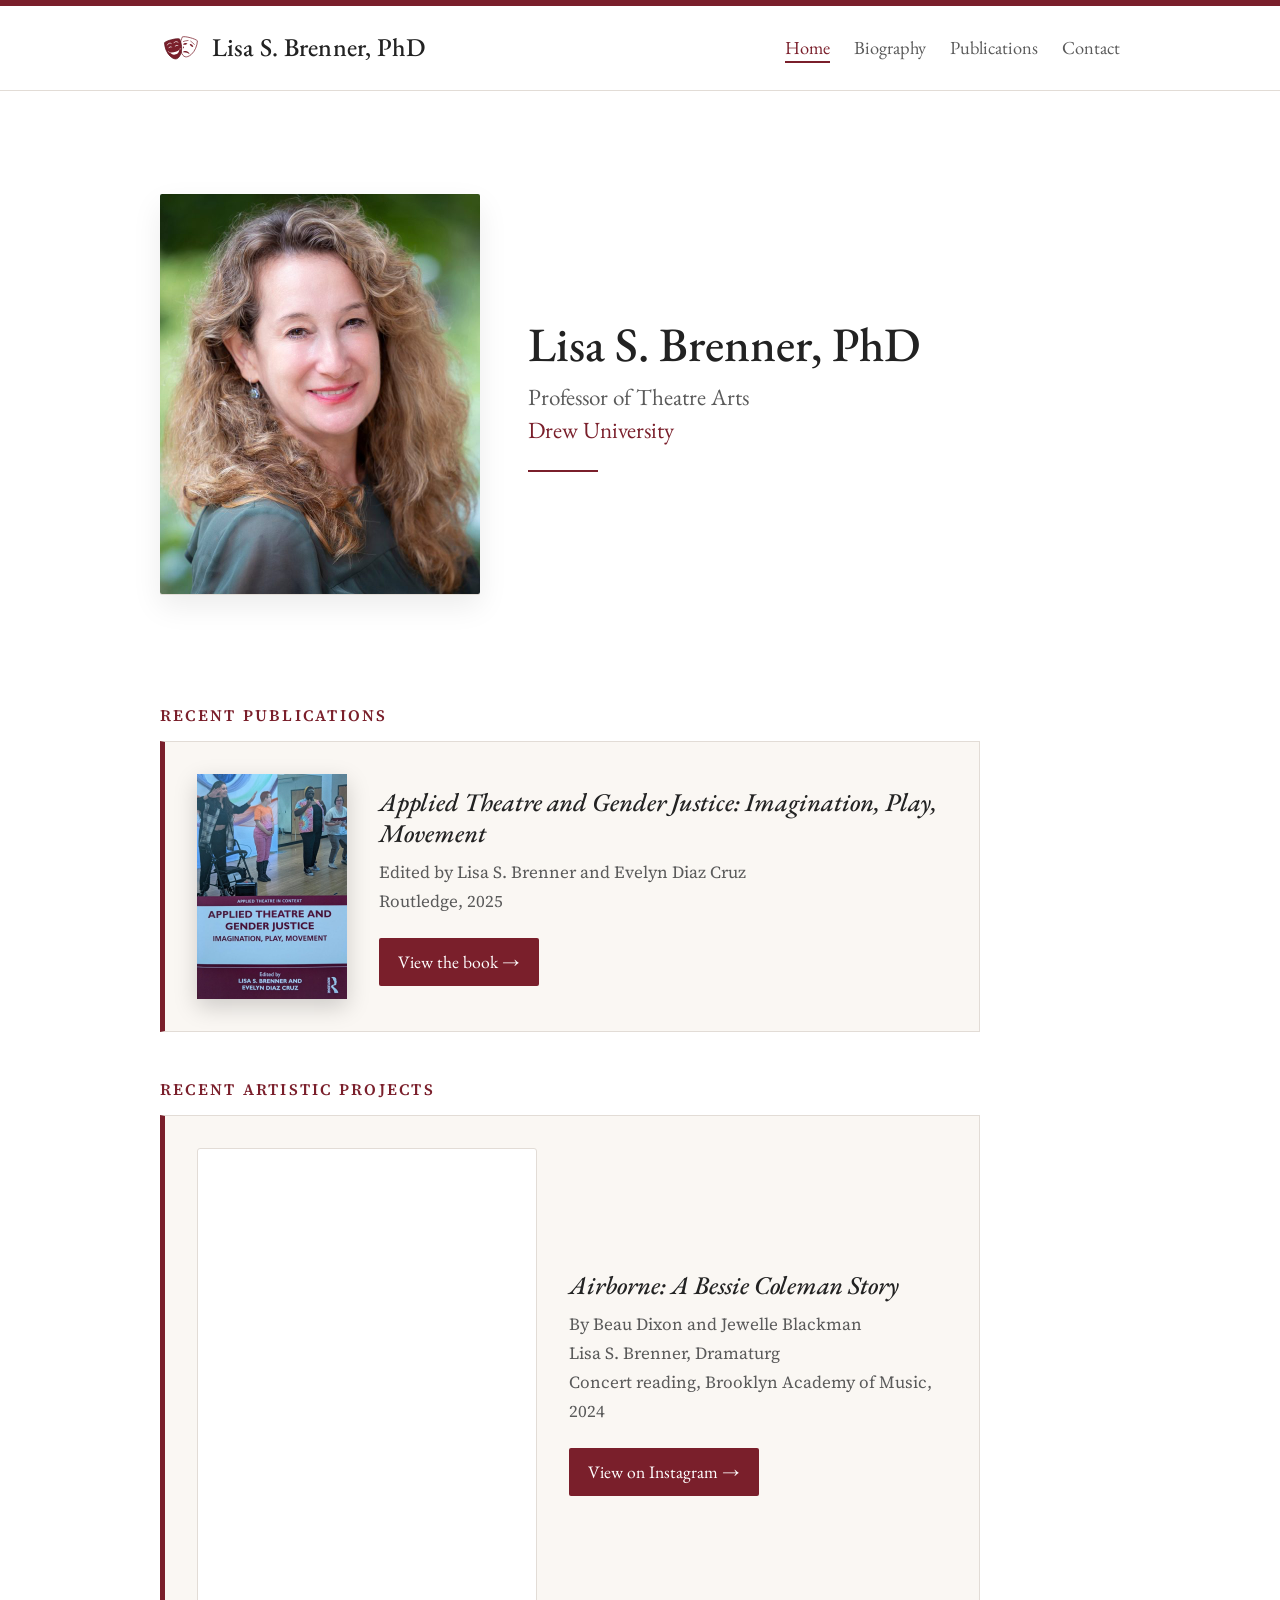
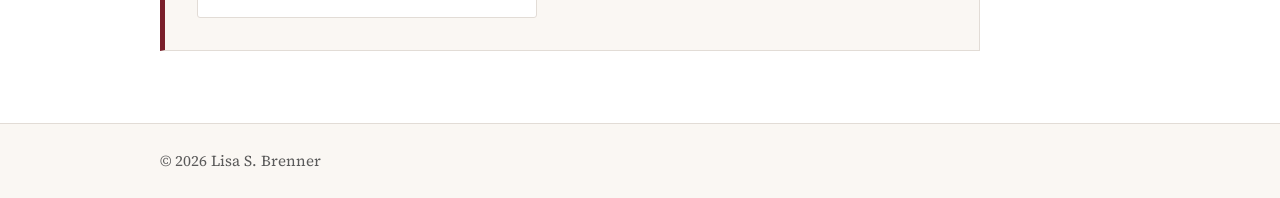
<file: index.html>
<!DOCTYPE html>
<html lang="en">
<head>
  <meta charset="utf-8">
  <meta name="viewport" content="width=device-width, initial-scale=1">
  <title>Lisa S. Brenner, PhD</title>
  <meta name="description" content="Lisa S. Brenner, PhD, Professor of Theatre Arts, Drew University.">
  <link rel="preconnect" href="https://fonts.googleapis.com">
  <link rel="preconnect" href="https://fonts.gstatic.com" crossorigin>
  <link href="https://fonts.googleapis.com/css2?family=EB+Garamond:wght@400;500&family=Source+Serif+4:ital,wght@0,400;0,600;1,400&display=swap" rel="stylesheet">
  <link rel="stylesheet" href="style.css">
</head>
<body>

  <header class="site-header">
    <div class="header-inner">
      <a class="site-name" href="index.html"><img class="site-logo" src="images/masks.svg" alt="" width="42" height="30">Lisa S. Brenner, PhD</a>
      <nav class="site-nav" aria-label="Main">
        <ul>
          <li><a href="index.html" aria-current="page">Home</a></li>
          <li><a href="biography.html">Biography</a></li>
          <li><a href="publications.html">Publications</a></li>
          <li><a href="contact.html">Contact</a></li>
        </ul>
      </nav>
    </div>
  </header>

  <main>
    <section class="home">
      <div class="home-photo">
        <img src="images/headshot.jpg" alt="Portrait of Lisa S. Brenner" width="640" height="800">
      </div>
      <div class="home-text">
        <h1>Lisa S. Brenner, PhD</h1>
        <p class="home-title">
          Professor of Theatre Arts
          <span class="affiliation">Drew University</span>
        </p>
        <hr class="rule">
      </div>
    </section>

    <!-- RECENT PUBLICATION: to feature a different book, change the image, title, details, and link below. -->
    <section class="featured" aria-labelledby="featured-heading">
      <h2 id="featured-heading" class="featured-label">Recent Publications</h2>
      <div class="featured-card">
        <a class="featured-cover" href="https://routledge.com/Applied-Theatre-and-Gender-Justice-Imagination-Play-Movement/Brenner-DiazCruz/p/book/9781032377636">
          <img src="images/gender-justice-cover.jpg" alt="Cover of Applied Theatre and Gender Justice: Imagination, Play, Movement" width="600" height="900">
        </a>
        <div class="featured-text">
          <h3><em>Applied Theatre and Gender Justice: Imagination, Play, Movement</em></h3>
          <p class="featured-meta">Edited by Lisa S. Brenner and Evelyn Diaz Cruz<br>Routledge, 2025</p>
          <a class="featured-button" href="https://routledge.com/Applied-Theatre-and-Gender-Justice-Imagination-Play-Movement/Brenner-DiazCruz/p/book/9781032377636">View the book &rarr;</a>
        </div>
      </div>
    </section>

    <!-- RECENT ARTISTIC PROJECT: to feature a different project, change the Instagram post address (in both places), title, and details below. -->
    <section class="featured" aria-labelledby="artistic-heading">
      <h2 id="artistic-heading" class="featured-label">Recent Artistic Projects</h2>
      <div class="featured-card">
        <div class="featured-embed">
          <iframe src="https://www.instagram.com/p/C7O7SxTO4kB/embed/" title="Instagram post: Airborne at Brooklyn Academy of Music" loading="lazy" allowtransparency="true"></iframe>
        </div>
        <div class="featured-text">
          <h3><em>Airborne: A Bessie Coleman Story</em></h3>
          <p class="featured-meta">By Beau Dixon and Jewelle Blackman<br>Lisa S. Brenner, Dramaturg<br>Concert reading, Brooklyn Academy of Music, 2024</p>
          <a class="featured-button" href="https://www.instagram.com/p/C7O7SxTO4kB/">View on Instagram &rarr;</a>
        </div>
      </div>
    </section>
  </main>

  <footer class="site-footer">
    <p>&copy; 2026 Lisa S. Brenner</p>
  </footer>

</body>
</html>
</file>
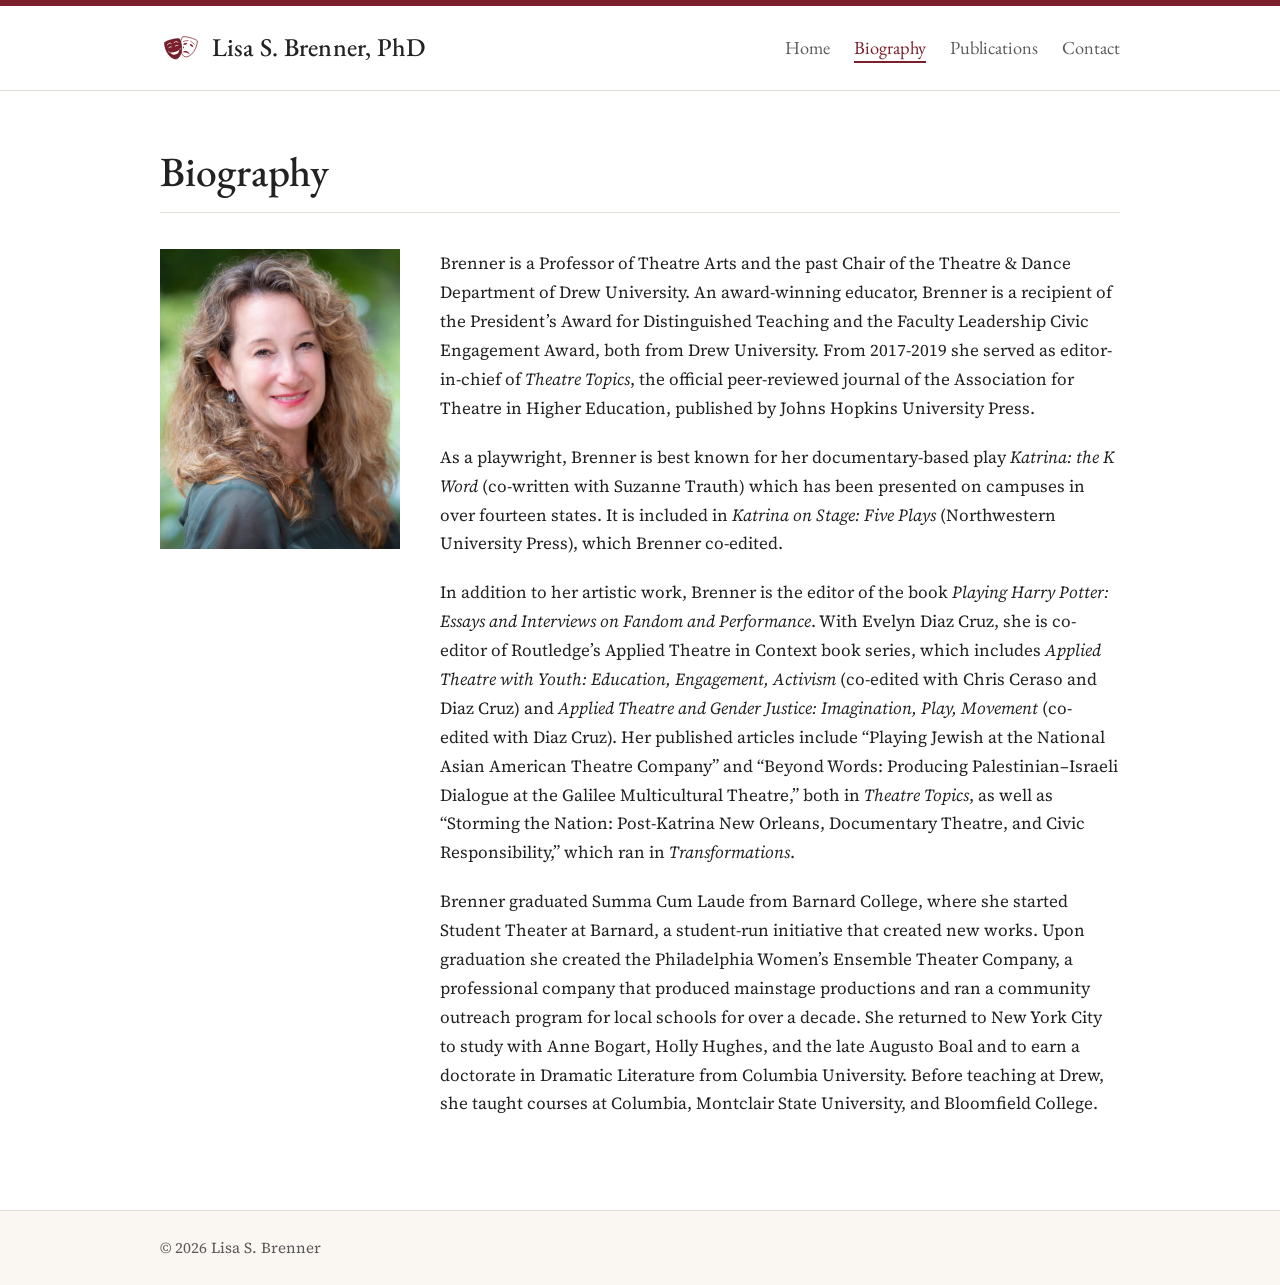
<file: biography.html>
<!DOCTYPE html>
<html lang="en">
<head>
  <meta charset="utf-8">
  <meta name="viewport" content="width=device-width, initial-scale=1">
  <title>Biography | Lisa S. Brenner, PhD</title>
  <meta name="description" content="Biography of Lisa S. Brenner, PhD, Professor of Theatre Arts, Drew University.">
  <link rel="preconnect" href="https://fonts.googleapis.com">
  <link rel="preconnect" href="https://fonts.gstatic.com" crossorigin>
  <link href="https://fonts.googleapis.com/css2?family=EB+Garamond:wght@400;500&family=Source+Serif+4:ital,wght@0,400;0,600;1,400&display=swap" rel="stylesheet">
  <link rel="stylesheet" href="style.css">
</head>
<body>

  <header class="site-header">
    <div class="header-inner">
      <a class="site-name" href="index.html"><img class="site-logo" src="images/masks.svg" alt="" width="42" height="30">Lisa S. Brenner, PhD</a>
      <nav class="site-nav" aria-label="Main">
        <ul>
          <li><a href="index.html">Home</a></li>
          <li><a href="biography.html" aria-current="page">Biography</a></li>
          <li><a href="publications.html">Publications</a></li>
          <li><a href="contact.html">Contact</a></li>
        </ul>
      </nav>
    </div>
  </header>

  <main>
    <h1 class="page-title">Biography</h1>

    <section class="bio">
      <div class="bio-photo">
        <img src="images/headshot.jpg" alt="Portrait of Lisa S. Brenner" width="640" height="800">
      </div>
      <div class="bio-text">
        <p>Brenner is a Professor of Theatre Arts and the past Chair of the Theatre &amp; Dance Department of Drew University. An award-winning educator, Brenner is a recipient of the President&rsquo;s Award for Distinguished Teaching and the Faculty Leadership Civic Engagement Award, both from Drew University. From 2017-2019 she served as editor-in-chief of <em>Theatre Topics</em>, the official peer-reviewed journal of the Association for Theatre in Higher Education, published by Johns Hopkins University Press.</p>

        <p>As a playwright, Brenner is best known for her documentary-based play <em>Katrina: the K Word</em> (co-written with Suzanne Trauth) which has been presented on campuses in over fourteen states. It is included in <em>Katrina on Stage: Five Plays</em> (Northwestern University Press), which Brenner co-edited.</p>

        <p>In addition to her artistic work, Brenner is the editor of the book <em>Playing Harry Potter: Essays and Interviews on Fandom and Performance</em>. With Evelyn Diaz Cruz, she is co-editor of Routledge&rsquo;s Applied Theatre in Context book series, which includes <em>Applied Theatre with Youth: Education, Engagement, Activism</em> (co-edited with Chris Ceraso and Diaz Cruz) and <em>Applied Theatre and Gender Justice: Imagination, Play, Movement</em> (co-edited with Diaz Cruz). Her published articles include &ldquo;Playing Jewish at the National Asian American Theatre Company&rdquo; and &ldquo;Beyond Words: Producing Palestinian&ndash;Israeli Dialogue at the Galilee Multicultural Theatre,&rdquo; both in <em>Theatre Topics</em>, as well as &ldquo;Storming the Nation: Post-Katrina New Orleans, Documentary Theatre, and Civic Responsibility,&rdquo; which ran in <em>Transformations</em>.</p>

        <p>Brenner graduated Summa Cum Laude from Barnard College, where she started Student Theater at Barnard, a student-run initiative that created new works. Upon graduation she created the Philadelphia Women&rsquo;s Ensemble Theater Company, a professional company that produced mainstage productions and ran a community outreach program for local schools for over a decade. She returned to New York City to study with Anne Bogart, Holly Hughes, and the late Augusto Boal and to earn a doctorate in Dramatic Literature from Columbia University. Before teaching at Drew, she taught courses at Columbia, Montclair State University, and Bloomfield College.</p>
      </div>
    </section>
  </main>

  <footer class="site-footer">
    <p>&copy; 2026 Lisa S. Brenner</p>
  </footer>

</body>
</html>
</file>
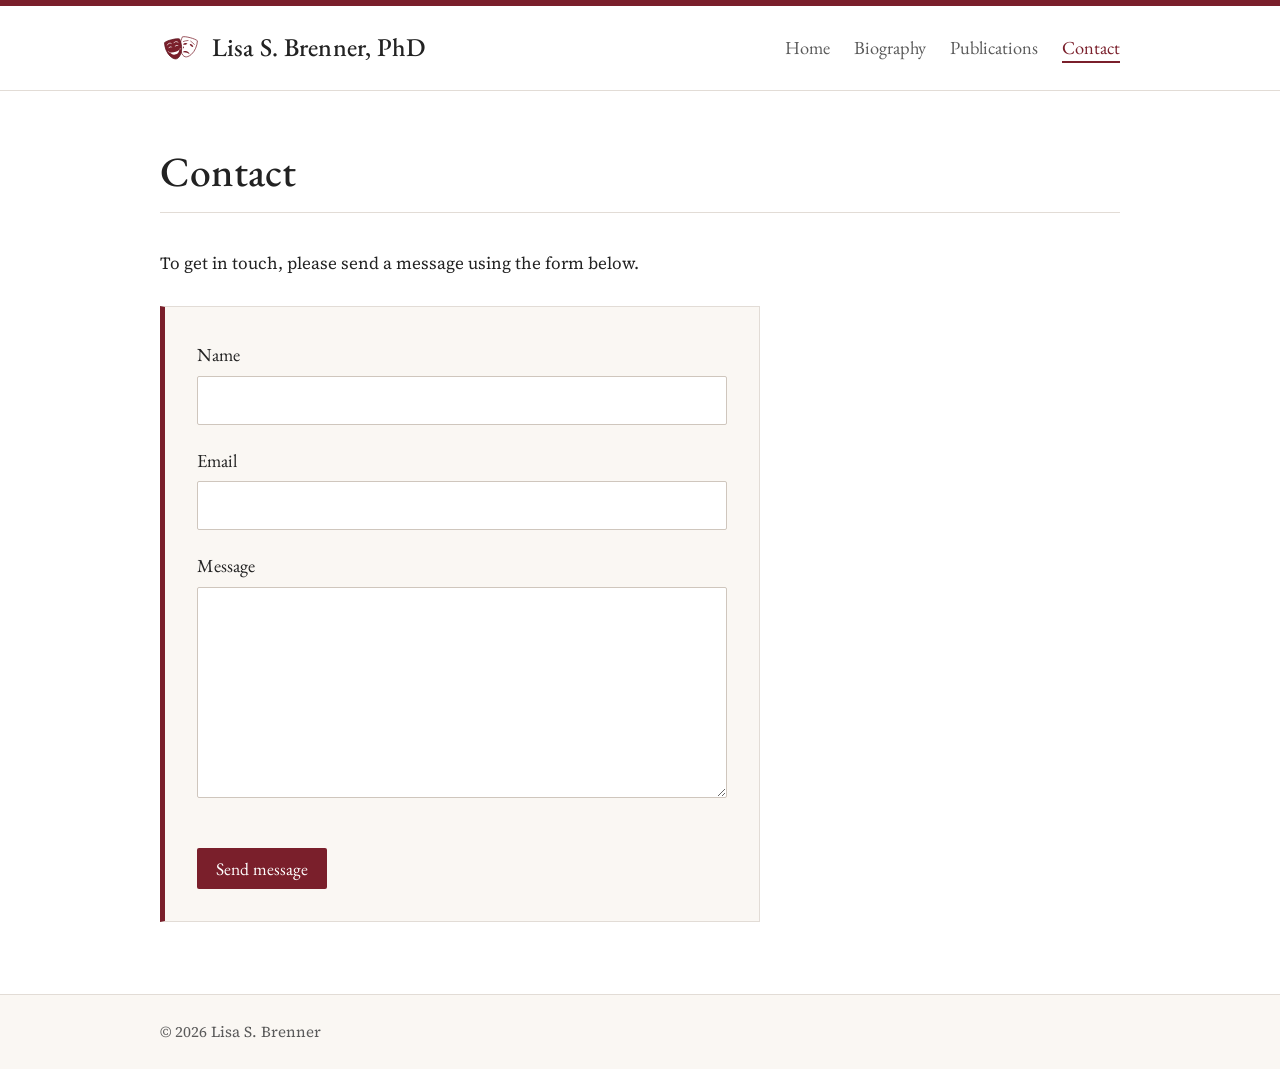
<file: contact.html>
<!DOCTYPE html>
<html lang="en">
<head>
  <meta charset="utf-8">
  <meta name="viewport" content="width=device-width, initial-scale=1">
  <title>Contact | Lisa S. Brenner, PhD</title>
  <meta name="description" content="Contact Lisa S. Brenner, PhD, Professor of Theatre Arts, Drew University.">
  <link rel="preconnect" href="https://fonts.googleapis.com">
  <link rel="preconnect" href="https://fonts.gstatic.com" crossorigin>
  <link href="https://fonts.googleapis.com/css2?family=EB+Garamond:wght@400;500&family=Source+Serif+4:ital,wght@0,400;0,600;1,400&display=swap" rel="stylesheet">
  <link rel="stylesheet" href="style.css">
</head>
<body>

  <header class="site-header">
    <div class="header-inner">
      <a class="site-name" href="index.html"><img class="site-logo" src="images/masks.svg" alt="" width="42" height="30">Lisa S. Brenner, PhD</a>
      <nav class="site-nav" aria-label="Main">
        <ul>
          <li><a href="index.html">Home</a></li>
          <li><a href="biography.html">Biography</a></li>
          <li><a href="publications.html">Publications</a></li>
          <li><a href="contact.html" aria-current="page">Contact</a></li>
        </ul>
      </nav>
    </div>
  </header>

  <main>
    <h1 class="page-title">Contact</h1>

    <p class="contact-intro">To get in touch, please send a message using the form below.</p>

    <!-- Messages are delivered by Web3Forms (web3forms.com).
         Replace YOUR_ACCESS_KEY_HERE with the access key from Web3Forms. -->
    <form class="contact-form" action="https://api.web3forms.com/submit" method="POST">
      <input type="hidden" name="access_key" value="YOUR_ACCESS_KEY_HERE">
      <input type="hidden" name="subject" value="New message from the Lisa S. Brenner website">
      <input type="hidden" name="from_name" value="Lisa S. Brenner website">

      <!-- Hidden trap for spam robots. Leave this alone. -->
      <input type="checkbox" name="botcheck" class="botcheck" tabindex="-1" autocomplete="off">

      <div class="form-row">
        <label for="name">Name</label>
        <input type="text" id="name" name="name" autocomplete="name" required>
      </div>

      <div class="form-row">
        <label for="email">Email</label>
        <input type="email" id="email" name="email" autocomplete="email" required>
      </div>

      <div class="form-row">
        <label for="message">Message</label>
        <textarea id="message" name="message" rows="7" required></textarea>
      </div>

      <!-- "I'm not a robot" check (hCaptcha, provided by Web3Forms) -->
      <div class="h-captcha" data-captcha="true"></div>

      <button type="submit" class="featured-button form-submit">Send message</button>
    </form>
  </main>

  <footer class="site-footer">
    <p>&copy; 2026 Lisa S. Brenner</p>
  </footer>

  <script src="https://web3forms.com/client/script.js" async defer></script>
</body>
</html>
</file>
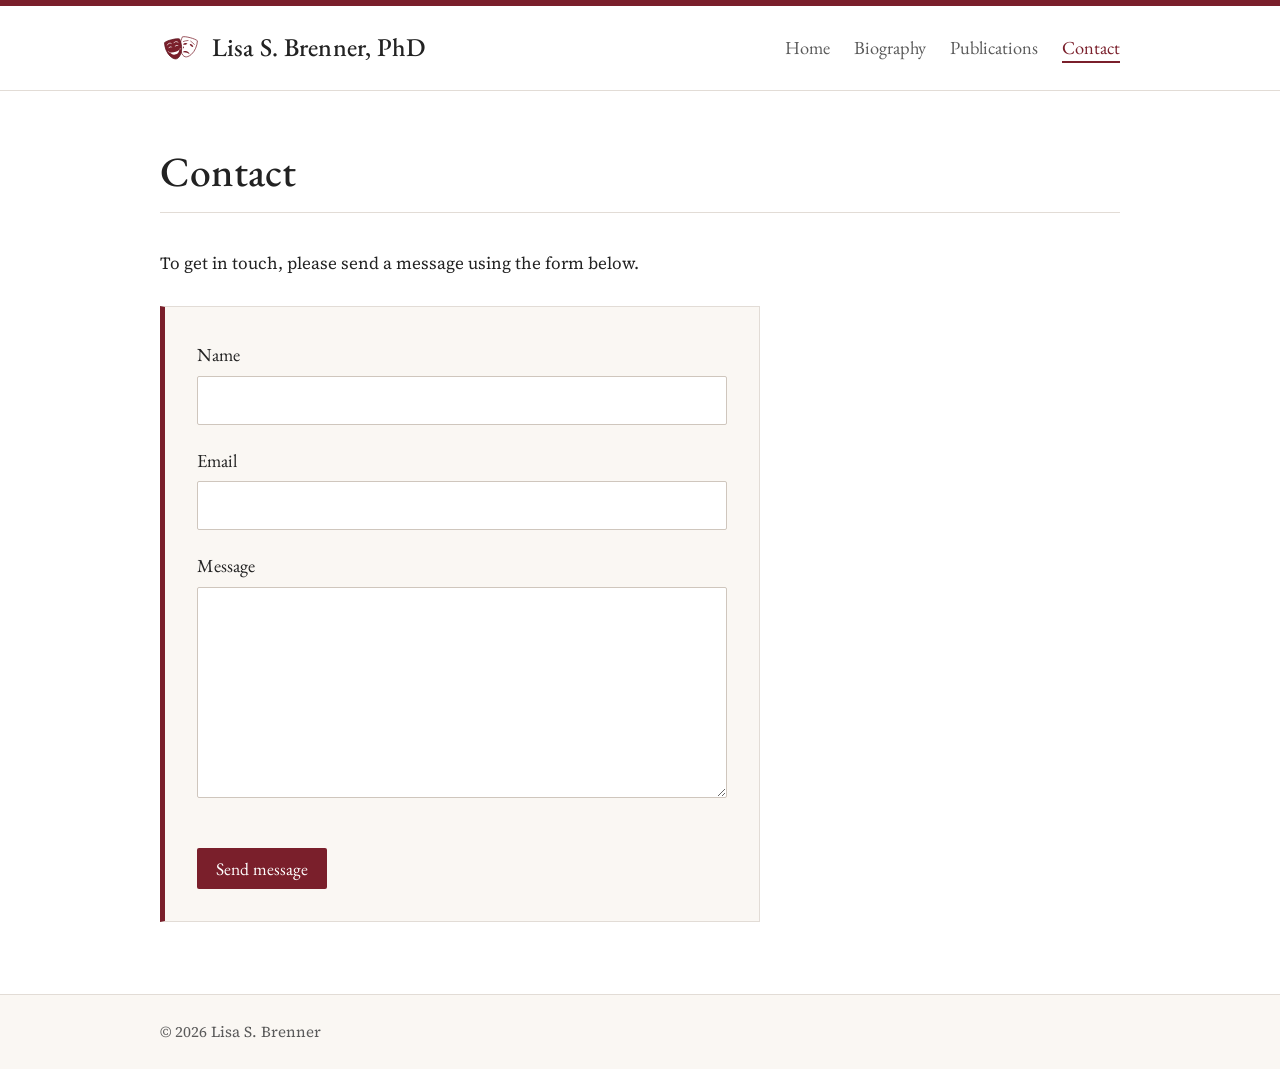
<file: contact_7.html>
<!DOCTYPE html>
<html lang="en">
<head>
  <meta charset="utf-8">
  <meta name="viewport" content="width=device-width, initial-scale=1">
  <title>Contact | Lisa S. Brenner, PhD</title>
  <meta name="description" content="Contact Lisa S. Brenner, PhD, Professor of Theatre Arts, Drew University.">
  <link rel="preconnect" href="https://fonts.googleapis.com">
  <link rel="preconnect" href="https://fonts.gstatic.com" crossorigin>
  <link href="https://fonts.googleapis.com/css2?family=EB+Garamond:wght@400;500&family=Source+Serif+4:ital,wght@0,400;0,600;1,400&display=swap" rel="stylesheet">
  <link rel="stylesheet" href="style.css">
</head>
<body>

  <header class="site-header">
    <div class="header-inner">
      <a class="site-name" href="index.html"><img class="site-logo" src="images/masks.svg" alt="" width="42" height="30">Lisa S. Brenner, PhD</a>
      <nav class="site-nav" aria-label="Main">
        <ul>
          <li><a href="index.html">Home</a></li>
          <li><a href="biography.html">Biography</a></li>
          <li><a href="publications.html">Publications</a></li>
          <li><a href="contact.html" aria-current="page">Contact</a></li>
        </ul>
      </nav>
    </div>
  </header>

  <main>
    <h1 class="page-title">Contact</h1>

    <p class="contact-intro">To get in touch, please send a message using the form below.</p>

    <!-- Messages are delivered by Web3Forms (web3forms.com).
         The access key below is safe to be public; it only lets the form send messages to Lisa. -->
    <form class="contact-form" action="https://api.web3forms.com/submit" method="POST">
      <input type="hidden" name="access_key" value="92490151-0a67-42ba-b9e6-3a1a38c0a873">
      <input type="hidden" name="subject" value="New message from the Lisa S. Brenner website">
      <input type="hidden" name="from_name" value="Lisa S. Brenner website">

      <!-- Hidden trap for spam robots. Leave this alone. -->
      <input type="checkbox" name="botcheck" class="botcheck" tabindex="-1" autocomplete="off">

      <div class="form-row">
        <label for="name">Name</label>
        <input type="text" id="name" name="name" autocomplete="name" required>
      </div>

      <div class="form-row">
        <label for="email">Email</label>
        <input type="email" id="email" name="email" autocomplete="email" required>
      </div>

      <div class="form-row">
        <label for="message">Message</label>
        <textarea id="message" name="message" rows="7" required></textarea>
      </div>

      <!-- "I'm not a robot" check (hCaptcha, provided by Web3Forms) -->
      <div class="h-captcha" data-captcha="true"></div>

      <button type="submit" class="featured-button form-submit">Send message</button>
    </form>
  </main>

  <footer class="site-footer">
    <p>&copy; 2026 Lisa S. Brenner</p>
  </footer>

  <script src="https://web3forms.com/client/script.js" async defer></script>
</body>
</html>
</file>
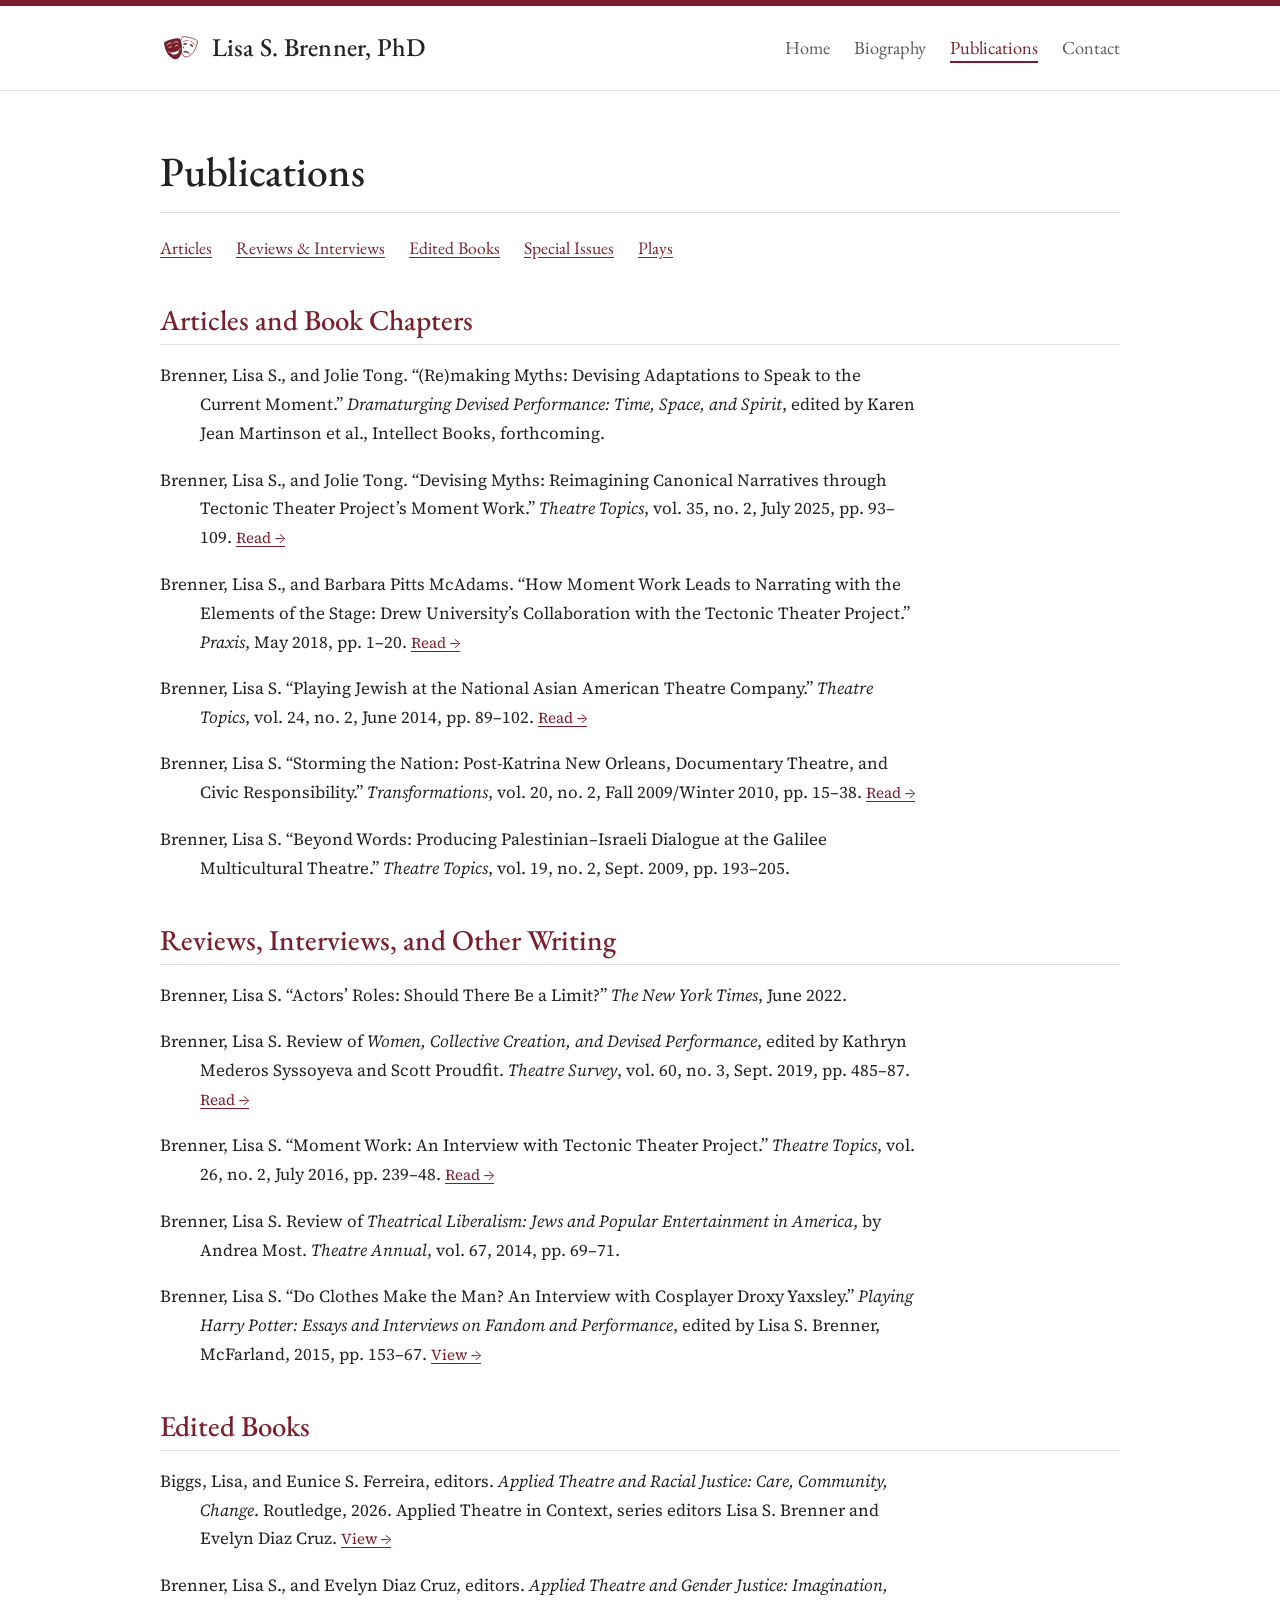
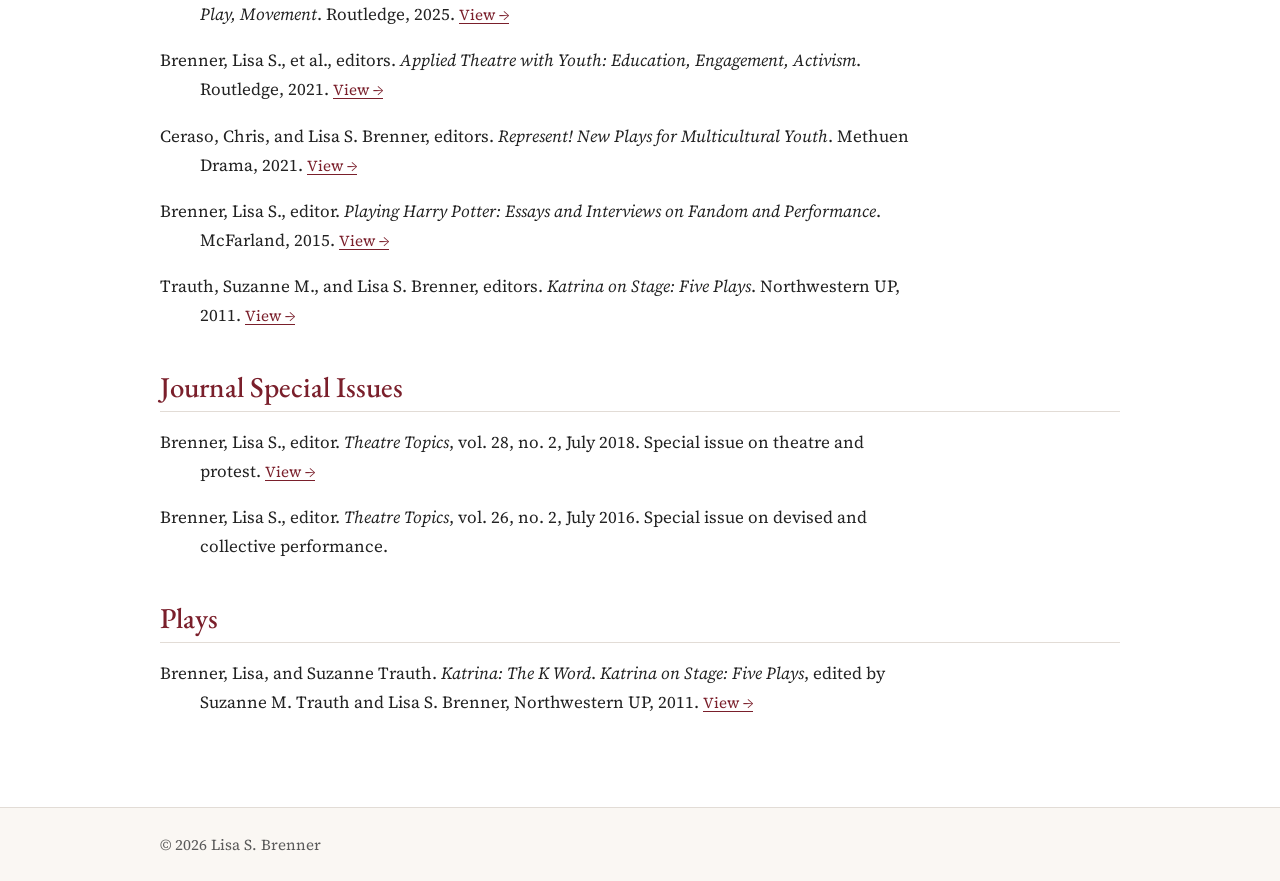
<file: publications.html>
<!DOCTYPE html>
<html lang="en">
<head>
  <meta charset="utf-8">
  <meta name="viewport" content="width=device-width, initial-scale=1">
  <title>Publications | Lisa S. Brenner, PhD</title>
  <meta name="description" content="Publications by Lisa S. Brenner, PhD, Professor of Theatre Arts, Drew University.">
  <link rel="preconnect" href="https://fonts.googleapis.com">
  <link rel="preconnect" href="https://fonts.gstatic.com" crossorigin>
  <link href="https://fonts.googleapis.com/css2?family=EB+Garamond:wght@400;500&family=Source+Serif+4:ital,wght@0,400;0,600;1,400&display=swap" rel="stylesheet">
  <link rel="stylesheet" href="style.css">
</head>
<body>

  <header class="site-header">
    <div class="header-inner">
      <a class="site-name" href="index.html"><img class="site-logo" src="images/masks.svg" alt="" width="42" height="30">Lisa S. Brenner, PhD</a>
      <nav class="site-nav" aria-label="Main">
        <ul>
          <li><a href="index.html">Home</a></li>
          <li><a href="biography.html">Biography</a></li>
          <li><a href="publications.html" aria-current="page">Publications</a></li>
          <li><a href="contact.html">Contact</a></li>
        </ul>
      </nav>
    </div>
  </header>

  <main>
    <h1 class="page-title">Publications</h1>

    <p class="section-nav">
      <a href="#articles">Articles</a>
      <a href="#other">Reviews &amp; Interviews</a>
      <a href="#books">Edited Books</a>
      <a href="#issues">Special Issues</a>
      <a href="#plays">Plays</a>
    </p>

    <!--
      HOW TO ADD AN ENTRY
      Copy one <li> ... </li> block into the right section, newest first.
      Titles of books and journals go inside <em> ... </em> (italics).

      <li>Brenner, Lisa S. "Article Title." <em>Journal Name</em>, vol. 1, no. 1, Month Year, pp. 1&ndash;10.
        <a class="read-link" href="https://example.com">Read&nbsp;&rarr;</a></li>

      If an item is forthcoming, end it with: <span class="note">Forthcoming.</span>
    -->

    <section class="list-section" id="articles">
      <h2>Articles and Book Chapters</h2>
      <ol class="mla-list">
        <li>Brenner, Lisa S., and Jolie Tong. &ldquo;(Re)making Myths: Devising Adaptations to Speak to the Current Moment.&rdquo; <em>Dramaturging Devised Performance: Time, Space, and Spirit</em>, edited by Karen Jean Martinson et al., Intellect Books, forthcoming.</li>
        <li>Brenner, Lisa S., and Jolie Tong. &ldquo;Devising Myths: Reimagining Canonical Narratives through Tectonic Theater Project&rsquo;s Moment Work.&rdquo; <em>Theatre Topics</em>, vol. 35, no. 2, July 2025, pp. 93&ndash;109.
          <a class="read-link" href="https://muse.jhu.edu/article/965107">Read&nbsp;&rarr;</a></li>
        <li>Brenner, Lisa S., and Barbara Pitts McAdams. &ldquo;How Moment Work Leads to Narrating with the Elements of the Stage: Drew University&rsquo;s Collaboration with the Tectonic Theater Project.&rdquo; <em>Praxis</em>, May 2018, pp. 1&ndash;20.
          <a class="read-link" href="https://praxis.journals.villanova.edu/index.php/praxis/article/view/2235">Read&nbsp;&rarr;</a></li>
        <li>Brenner, Lisa S. &ldquo;Playing Jewish at the National Asian American Theatre Company.&rdquo; <em>Theatre Topics</em>, vol. 24, no. 2, June 2014, pp. 89&ndash;102.
          <a class="read-link" href="https://muse.jhu.edu/article/548663">Read&nbsp;&rarr;</a></li>
        <li>Brenner, Lisa S. &ldquo;Storming the Nation: Post-Katrina New Orleans, Documentary Theatre, and Civic Responsibility.&rdquo; <em>Transformations</em>, vol. 20, no. 2, Fall 2009/Winter 2010, pp. 15&ndash;38.
          <a class="read-link" href="https://www.jstor.org/stable/10.5325/trajincschped.20.issue-2">Read&nbsp;&rarr;</a></li>
        <li>Brenner, Lisa S. &ldquo;Beyond Words: Producing Palestinian&ndash;Israeli Dialogue at the Galilee Multicultural Theatre.&rdquo; <em>Theatre Topics</em>, vol. 19, no. 2, Sept. 2009, pp. 193&ndash;205.</li>
      </ol>
    </section>

    <section class="list-section" id="other">
      <h2>Reviews, Interviews, and Other Writing</h2>
      <ol class="mla-list">
        <li>Brenner, Lisa S. &ldquo;Actors&rsquo; Roles: Should There Be a Limit?&rdquo; <em>The New York Times</em>, June 2022.</li>
        <li>Brenner, Lisa S. Review of <em>Women, Collective Creation, and Devised Performance</em>, edited by Kathryn Mederos Syssoyeva and Scott Proudfit. <em>Theatre Survey</em>, vol. 60, no. 3, Sept. 2019, pp. 485&ndash;87.
          <a class="read-link" href="https://www.cambridge.org/core/journals/theatre-survey/article/[base64]/0AC9EE6897A0564CEE1698AFB269F98F">Read&nbsp;&rarr;</a></li>
        <li>Brenner, Lisa S. &ldquo;Moment Work: An Interview with Tectonic Theater Project.&rdquo; <em>Theatre Topics</em>, vol. 26, no. 2, July 2016, pp. 239&ndash;48.
          <a class="read-link" href="https://muse.jhu.edu/article/627470">Read&nbsp;&rarr;</a></li>
        <li>Brenner, Lisa S. Review of <em>Theatrical Liberalism: Jews and Popular Entertainment in America</em>, by Andrea Most. <em>Theatre Annual</em>, vol. 67, 2014, pp. 69&ndash;71.</li>
        <li>Brenner, Lisa S. &ldquo;Do Clothes Make the Man? An Interview with Cosplayer Droxy Yaxsley.&rdquo; <em>Playing Harry Potter: Essays and Interviews on Fandom and Performance</em>, edited by Lisa S. Brenner, McFarland, 2015, pp. 153&ndash;67.
          <a class="read-link" href="https://mcfarlandbooks.com/?p=24014">View&nbsp;&rarr;</a></li>
      </ol>
    </section>

    <section class="list-section" id="books">
      <h2>Edited Books</h2>
      <ol class="mla-list">
        <li>Biggs, Lisa, and Eunice S. Ferreira, editors. <em>Applied Theatre and Racial Justice: Care, Community, Change</em>. Routledge, 2026. Applied Theatre in Context, series editors Lisa S. Brenner and Evelyn Diaz Cruz.
          <a class="read-link" href="https://www.routledge.com/Applied-Theatre-and-Racial-Justice-Care-Community-Change/Biggs-Ferreira/p/book/9781032223995">View&nbsp;&rarr;</a></li>
        <li>Brenner, Lisa S., and Evelyn Diaz Cruz, editors. <em>Applied Theatre and Gender Justice: Imagination, Play, Movement</em>. Routledge, 2025.
          <a class="read-link" href="https://routledge.com/Applied-Theatre-and-Gender-Justice-Imagination-Play-Movement/Brenner-DiazCruz/p/book/9781032377636">View&nbsp;&rarr;</a></li>
        <li>Brenner, Lisa S., et al., editors. <em>Applied Theatre with Youth: Education, Engagement, Activism</em>. Routledge, 2021.
          <a class="read-link" href="https://routledge.com/Applied-Theatre-with-Youth-Education-Engagement-Activism/Brenner-Ceraso-Cruz/p/book/9780367483326">View&nbsp;&rarr;</a></li>
        <li>Ceraso, Chris, and Lisa S. Brenner, editors. <em>Represent! New Plays for Multicultural Youth</em>. Methuen Drama, 2021.
          <a class="read-link" href="https://www.bloomsbury.com/us/represent-9781350171879/">View&nbsp;&rarr;</a></li>
        <li>Brenner, Lisa S., editor. <em>Playing Harry Potter: Essays and Interviews on Fandom and Performance</em>. McFarland, 2015.
          <a class="read-link" href="https://mcfarlandbooks.com/?p=24014">View&nbsp;&rarr;</a></li>
        <li>Trauth, Suzanne M., and Lisa S. Brenner, editors. <em>Katrina on Stage: Five Plays</em>. Northwestern UP, 2011.
          <a class="read-link" href="https://nupress.northwestern.edu/9780810127500/katrina-on-stage/">View&nbsp;&rarr;</a></li>
      </ol>
    </section>

    <section class="list-section" id="issues">
      <h2>Journal Special Issues</h2>
      <ol class="mla-list">
        <li>Brenner, Lisa S., editor. <em>Theatre Topics</em>, vol. 28, no. 2, July 2018. Special issue on theatre and protest.
          <a class="read-link" href="https://muse.jhu.edu/issue/38859">View&nbsp;&rarr;</a></li>
        <li>Brenner, Lisa S., editor. <em>Theatre Topics</em>, vol. 26, no. 2, July 2016. Special issue on devised and collective performance.</li>
      </ol>
    </section>

    <section class="list-section" id="plays">
      <h2>Plays</h2>
      <ol class="mla-list">
        <li>Brenner, Lisa, and Suzanne Trauth. <em>Katrina: The K Word</em>. <em>Katrina on Stage: Five Plays</em>, edited by Suzanne M. Trauth and Lisa S. Brenner, Northwestern UP, 2011.
          <a class="read-link" href="https://nupress.northwestern.edu/9780810127500/katrina-on-stage/">View&nbsp;&rarr;</a></li>
      </ol>
    </section>
  </main>

  <footer class="site-footer">
    <p>&copy; 2026 Lisa S. Brenner</p>
  </footer>

</body>
</html>
</file>
<file: style.css>
/* ============================================
   Lisa S. Brenner, PhD — shared site styles
   Accent color: burgundy
   ============================================ */

:root {
  --burgundy: #7a1f2b;
  --burgundy-dark: #5c1620;
  --ink: #222222;
  --muted: #5a5a5a;
  --rule: #e2dcd6;
  --paper: #ffffff;
  --cream: #faf7f3;
  --heading-font: "EB Garamond", Garamond, "Times New Roman", serif;
  --body-font: "Source Serif 4", Georgia, "Times New Roman", serif;
}

* { box-sizing: border-box; }

html { -webkit-text-size-adjust: 100%; }

body {
  margin: 0;
  background: var(--paper);
  color: var(--ink);
  font-family: var(--body-font);
  font-size: 1.0625rem;
  line-height: 1.7;
}

img { max-width: 100%; height: auto; display: block; }

a { color: var(--burgundy); text-underline-offset: 3px; }
a:hover, a:focus { color: var(--burgundy-dark); }

/* ---------- Header and navigation ---------- */

.site-header {
  border-top: 6px solid var(--burgundy);
  border-bottom: 1px solid var(--rule);
  background: var(--paper);
}

.header-inner {
  max-width: 1000px;
  margin: 0 auto;
  padding: 1.25rem 1.25rem;
  display: flex;
  flex-wrap: wrap;
  align-items: center;
  justify-content: space-between;
  gap: 0.75rem 2rem;
}

.site-name {
  display: inline-flex;
  align-items: center;
  gap: 0.6rem;
  font-family: var(--heading-font);
  font-size: 1.6rem;
  font-weight: 500;
  color: var(--ink);
  text-decoration: none;
  letter-spacing: 0.01em;
}

.site-logo {
  width: 42px;
  height: auto;
  flex-shrink: 0;
}
.site-name:hover { color: var(--burgundy); }

.site-nav ul {
  list-style: none;
  margin: 0;
  padding: 0;
  display: flex;
  flex-wrap: wrap;
  gap: 0.25rem 1.5rem;
}

.site-nav a {
  font-family: var(--heading-font);
  font-size: 1.15rem;
  color: var(--muted);
  text-decoration: none;
  padding-bottom: 2px;
  border-bottom: 2px solid transparent;
}
.site-nav a:hover,
.site-nav a:focus { color: var(--burgundy); }
.site-nav a[aria-current="page"] {
  color: var(--burgundy);
  border-bottom-color: var(--burgundy);
}

/* ---------- Main content ---------- */

main {
  max-width: 1000px;
  margin: 0 auto;
  padding: 3.5rem 1.25rem 4.5rem;
}

h1, h2, h3 {
  font-family: var(--heading-font);
  font-weight: 500;
  line-height: 1.2;
  color: var(--ink);
}

h1 {
  font-size: 2.6rem;
  margin: 0 0 0.5rem;
}

h2 { font-size: 1.8rem; margin: 2.5rem 0 1rem; }

.page-title {
  border-bottom: 1px solid var(--rule);
  padding-bottom: 1rem;
  margin-bottom: 2.25rem;
}

/* ---------- Home page ---------- */

.home {
  display: flex;
  flex-wrap: wrap;
  align-items: center;
  gap: 3rem;
  min-height: 55vh;
}

.home-photo {
  flex: 0 1 320px;
}

.home-photo img {
  border-radius: 2px;
  box-shadow: 0 1px 0 var(--rule), 0 12px 30px rgba(0, 0, 0, 0.08);
}

.home-text { flex: 1 1 320px; }

.home-text h1 { font-size: 3rem; }

.home-title {
  font-family: var(--heading-font);
  font-size: 1.45rem;
  color: var(--muted);
  margin: 0;
  line-height: 1.4;
}

.home-title .affiliation {
  display: block;
  color: var(--burgundy);
}

.home-text .rule {
  width: 70px;
  height: 2px;
  background: var(--burgundy);
  margin: 1.5rem 0 0;
  border: 0;
}

/* ---------- Home: Recent Publications box ---------- */

.featured {
  margin-top: 4rem;
}

.featured-label {
  font-size: 1rem;
  font-family: var(--body-font);
  font-weight: 600;
  letter-spacing: 0.14em;
  text-transform: uppercase;
  color: var(--burgundy);
  margin: 0 0 1rem;
}

.featured-card {
  display: flex;
  flex-wrap: wrap;
  align-items: center;
  gap: 2rem;
  background: var(--cream);
  border: 1px solid var(--rule);
  border-left: 5px solid var(--burgundy);
  padding: 2rem;
  max-width: 820px;
}

.featured-cover {
  flex: 0 0 150px;
}

.featured-cover img {
  box-shadow: 0 8px 22px rgba(0, 0, 0, 0.18);
  transition: transform 0.2s ease;
}
.featured-cover:hover img,
.featured-cover:focus img { transform: translateY(-3px); }

.featured-text { flex: 1 1 280px; }

.featured + .featured { margin-top: 3rem; }

/* Instagram window */
.featured-embed {
  flex: 0 1 340px;
  max-width: 100%;
}

.featured-embed iframe {
  display: block;
  width: 100%;
  height: 470px;
  border: 1px solid var(--rule);
  border-radius: 3px;
  background: #ffffff;
}

.featured-text h3 {
  font-size: 1.6rem;
  margin: 0 0 0.6rem;
}
.featured-text h3 em { font-style: italic; }

.featured-meta {
  color: var(--muted);
  margin: 0 0 1.4rem;
}

.featured-button {
  display: inline-block;
  background: var(--burgundy);
  color: #ffffff;
  text-decoration: none;
  font-family: var(--heading-font);
  font-size: 1.1rem;
  padding: 0.55rem 1.2rem;
  border-radius: 2px;
}
.featured-button:hover,
.featured-button:focus {
  background: var(--burgundy-dark);
  color: #ffffff;
}

/* ---------- Biography page ---------- */

.bio {
  display: flex;
  flex-wrap: wrap;
  align-items: flex-start;
  gap: 2.5rem;
}

.bio-photo { flex: 0 1 240px; }

.bio-text {
  flex: 1 1 380px;
  max-width: 680px;
}

.bio-text p { margin: 0 0 1.25rem; }

/* ---------- Publications and Citations pages ---------- */

.section-nav {
  font-family: var(--heading-font);
  font-size: 1.1rem;
  margin: -1rem 0 2rem;
  color: var(--muted);
}
.section-nav a { margin-right: 1.25rem; white-space: nowrap; }

.list-section h2 {
  color: var(--burgundy);
  border-bottom: 1px solid var(--rule);
  padding-bottom: 0.4rem;
}

/* MLA entries use a hanging indent */
.mla-list {
  list-style: none;
  margin: 0;
  padding: 0;
  max-width: 760px;
}

.mla-list li {
  padding-left: 2.5rem;
  text-indent: -2.5rem;
  margin: 0 0 1.1rem;
}

.mla-list .read-link {
  text-indent: 0;
  white-space: nowrap;
  font-size: 0.95rem;
}

.mla-list .note {
  color: var(--muted);
  font-style: italic;
}

.placeholder {
  color: var(--muted);
  font-style: italic;
}

/* ---------- Contact page ---------- */

.contact-intro {
  max-width: 600px;
  margin: 0 0 1.75rem;
}

.contact-form {
  background: var(--cream);
  border: 1px solid var(--rule);
  border-left: 5px solid var(--burgundy);
  padding: 2rem;
  max-width: 600px;
}

.form-row { margin-bottom: 1.25rem; }

.form-row label {
  display: block;
  font-family: var(--heading-font);
  font-size: 1.15rem;
  margin-bottom: 0.35rem;
}

.form-row input,
.form-row textarea {
  width: 100%;
  font: inherit;
  font-size: 1rem;
  color: var(--ink);
  background: #ffffff;
  border: 1px solid #cfc6bd;
  border-radius: 2px;
  padding: 0.6rem 0.7rem;
}

.form-row textarea { resize: vertical; }

.form-row input:focus,
.form-row textarea:focus {
  outline: 2px solid var(--burgundy);
  outline-offset: 1px;
  border-color: var(--burgundy);
}

.botcheck { display: none; }

.h-captcha { margin: 0.5rem 0 1.25rem; min-height: 1px; }

.form-submit {
  border: 0;
  cursor: pointer;
}

.contact-block {
  background: var(--cream);
  border-left: 4px solid var(--burgundy);
  padding: 1.5rem 1.75rem;
  max-width: 560px;
}

.contact-block p { margin: 0 0 0.25rem; }

.contact-label {
  font-family: var(--heading-font);
  font-size: 1.1rem;
  color: var(--muted);
}

.contact-email {
  font-size: 1.2rem;
  word-break: break-word;
}

/* ---------- Footer ---------- */

.site-footer {
  border-top: 1px solid var(--rule);
  background: var(--cream);
  color: var(--muted);
  font-size: 0.95rem;
}

.site-footer p {
  max-width: 1000px;
  margin: 0 auto;
  padding: 1.5rem 1.25rem;
}

/* ---------- Phones ---------- */

@media (max-width: 640px) {
  body { font-size: 1rem; }
  .header-inner { flex-direction: column; align-items: flex-start; }
  .site-name { font-size: 1.45rem; }
  .site-logo { width: 36px; }
  .site-nav ul { gap: 0.25rem 1.1rem; }
  main { padding: 2.25rem 1rem 3rem; }
  h1 { font-size: 2.1rem; }
  .home { gap: 2rem; min-height: 0; }
  .home-photo { flex-basis: 100%; max-width: 280px; }
  .home-text h1 { font-size: 2.3rem; }
  .home-title { font-size: 1.25rem; }
  .bio-photo { max-width: 200px; }
  .featured { margin-top: 2.75rem; }
  .featured-card { padding: 1.5rem; gap: 1.5rem; }
  .featured-cover { flex-basis: 120px; }
  .featured-text h3 { font-size: 1.35rem; }
  .featured-embed { flex-basis: 100%; }
  .featured-embed iframe { height: 440px; }
  .contact-form { padding: 1.5rem 1.25rem; }
}
</file>
